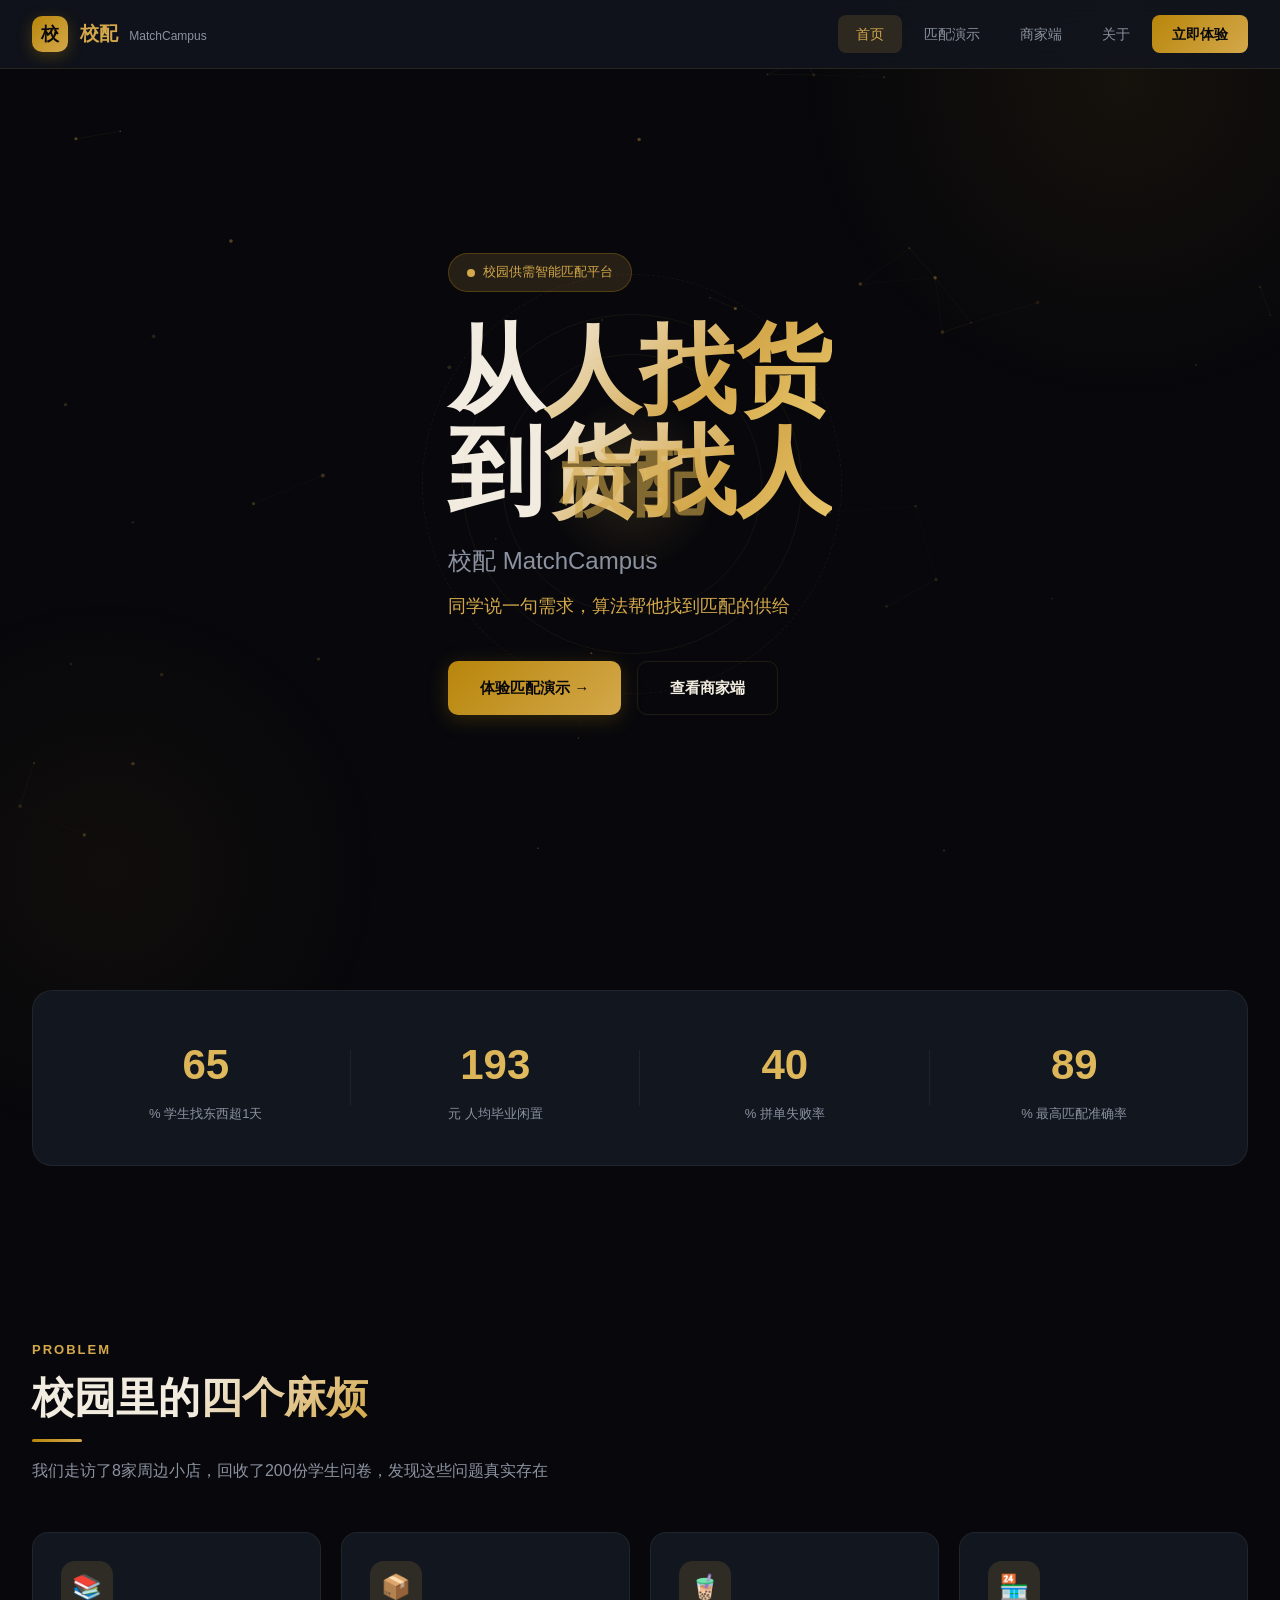
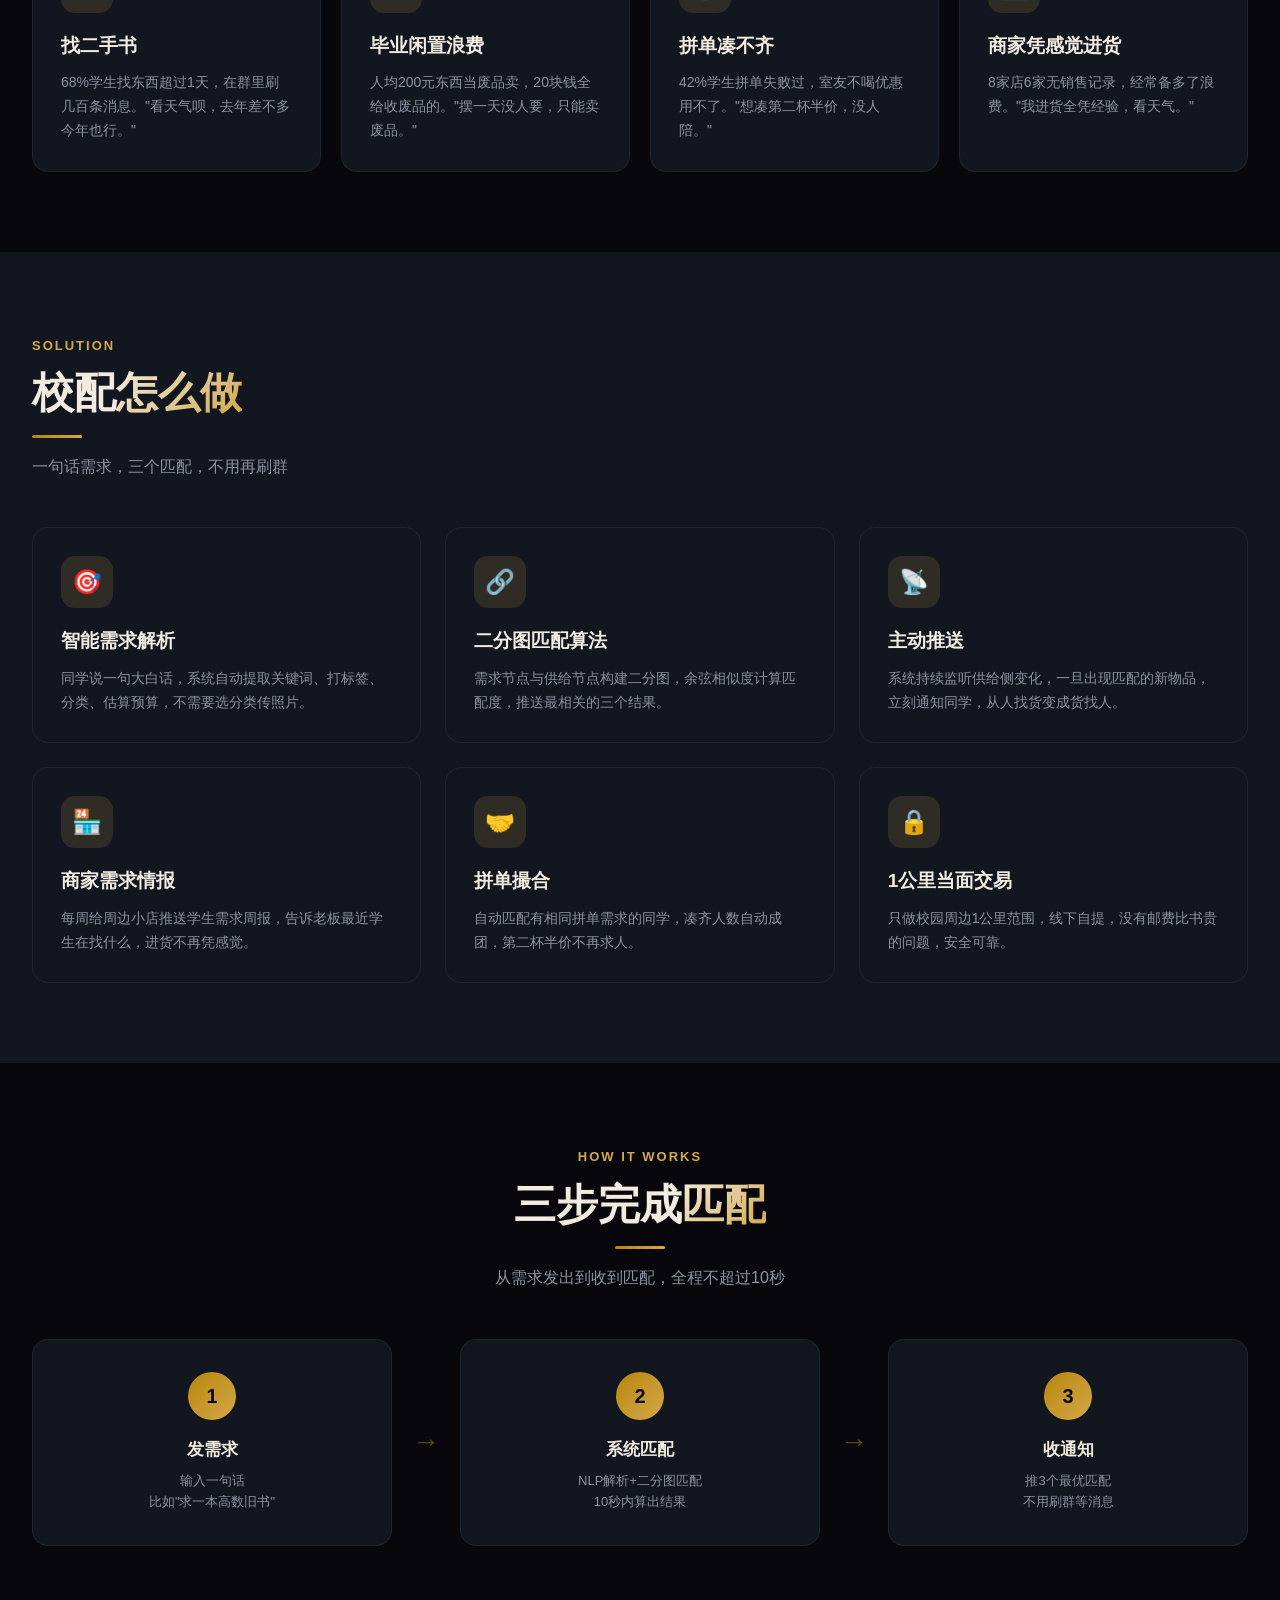
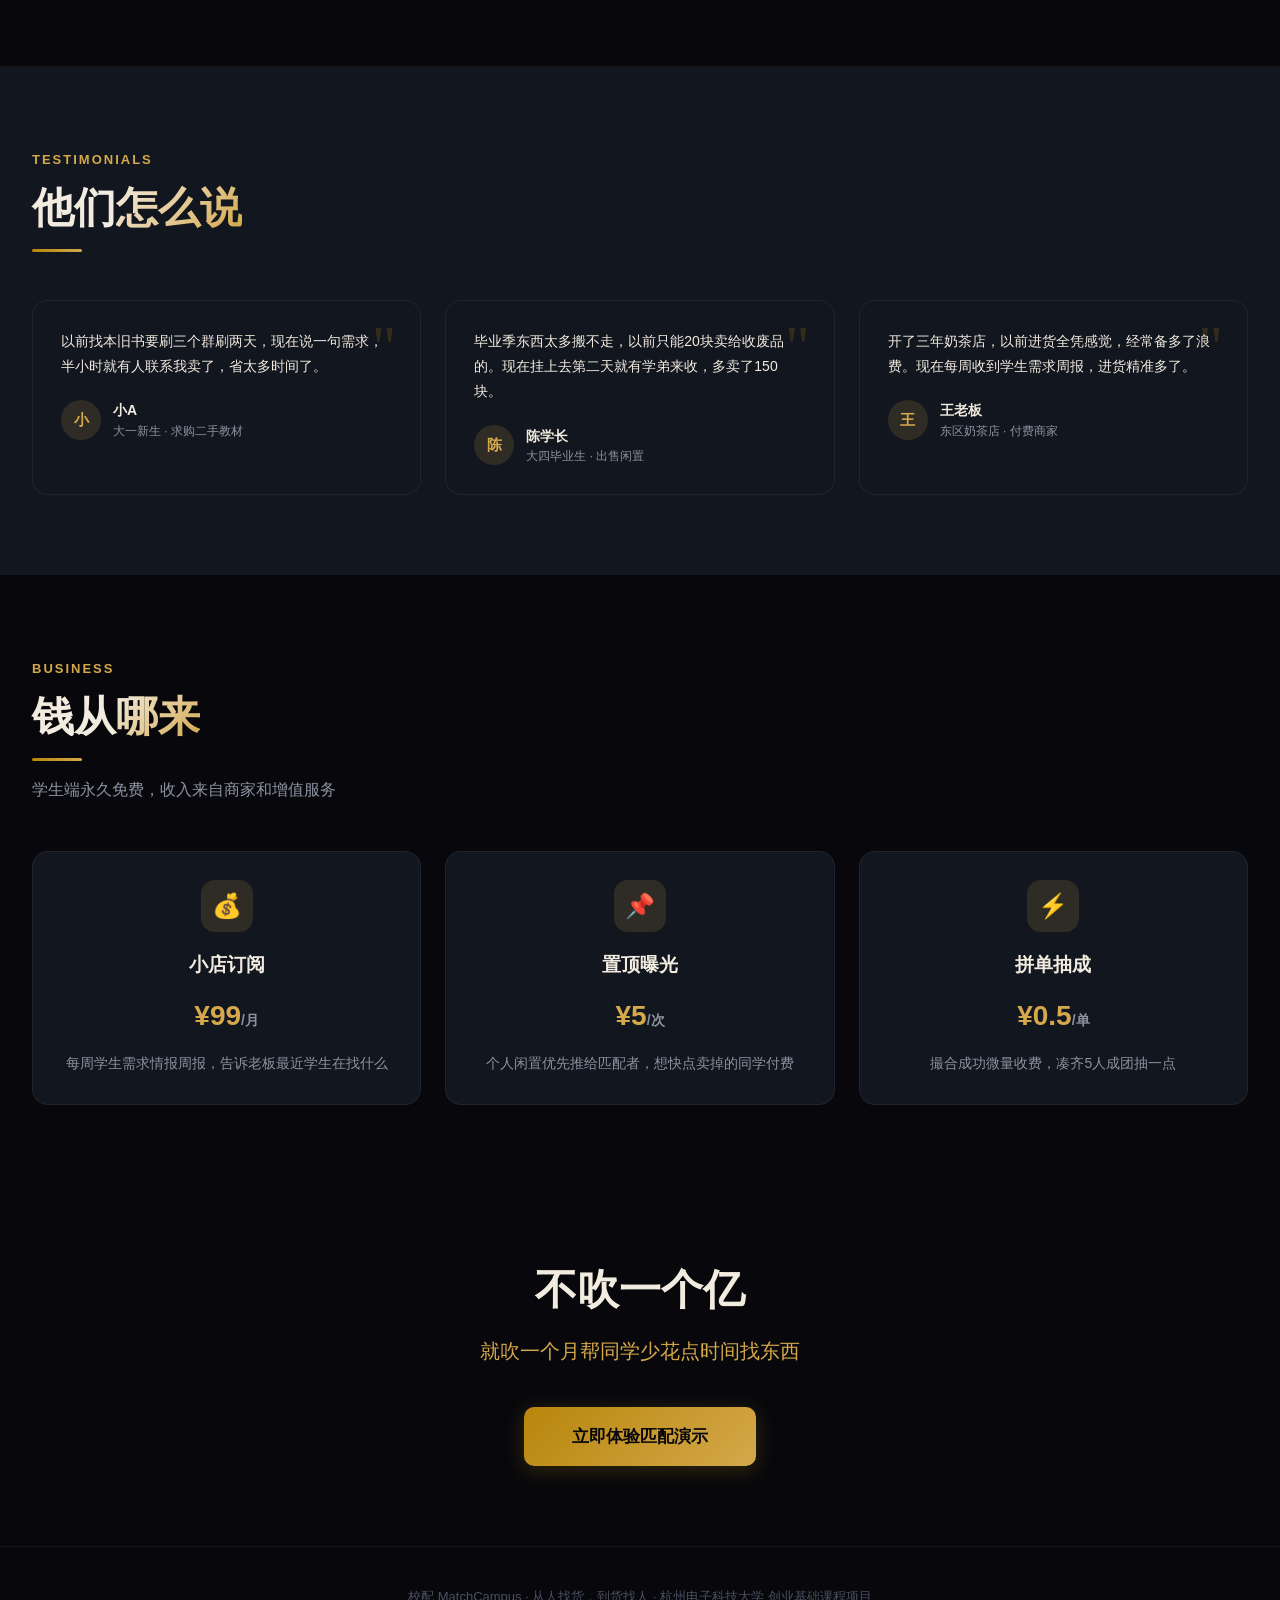
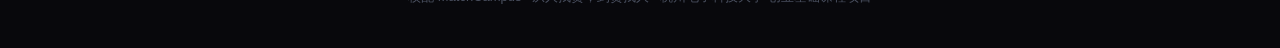
<file: index.html>
<!DOCTYPE html>
<html lang="zh-CN">
<head>
    <meta charset="UTF-8">
    <meta name="viewport" content="width=device-width, initial-scale=1.0">
    <title>校配 MatchCampus — 校园供需智能匹配平台</title>
    <meta name="description" content="从人找货，到货找人。校园二手物品、拼单、服务的智能匹配平台。">
    <link rel="stylesheet" href="assets/css/style.css">
</head>
<body>
<canvas id="particleCanvas"></canvas>

<!-- 导航栏 -->
<nav class="navbar">
    <div class="nav-container">
        <a href="index.html" class="nav-logo">
            <div class="nav-logo-icon">校</div>
            <div class="nav-logo-text">校配 <span>MatchCampus</span></div>
        </a>
        <ul class="nav-links">
            <li><a href="index.html" class="active">首页</a></li>
            <li><a href="match.html">匹配演示</a></li>
            <li><a href="merchant.html">商家端</a></li>
            <li><a href="about.html">关于</a></li>
            <li><a href="match.html" class="nav-cta">立即体验</a></li>
        </ul>
        <button class="nav-toggle"><span></span><span></span><span></span></button>
    </div>
</nav>

<div class="page-wrapper">
    <!-- Hero -->
    <section class="hero">
        <div class="container">
            <div class="hero-content">
                <div class="hero-badge"><span class="dot"></span> 校园供需智能匹配平台</div>
                <h1>从<span class="gradient">人找货</span><br>到<span class="gradient">货找人</span></h1>
                <p class="hero-subtitle">校配 MatchCampus</p>
                <p class="hero-tagline">同学说一句需求，算法帮他找到匹配的供给</p>
                <div class="hero-btns">
                    <a href="match.html" class="btn btn-primary">体验匹配演示 →</a>
                    <a href="merchant.html" class="btn btn-secondary">查看商家端</a>
                </div>
            </div>
            <div class="hero-visual">
                <div class="hero-ring"></div>
                <div class="hero-ring"></div>
                <div class="hero-ring"></div>
                <div class="hero-center">校配</div>
            </div>
        </div>
    </section>

    <!-- 数据统计 -->
    <section class="section-sm">
        <div class="container">
            <div class="stats-bar reveal">
                <div class="stat-item">
                    <div class="stat-num" data-target="68">0</div>
                    <div class="stat-label">% 学生找东西超1天</div>
                </div>
                <div class="stat-item">
                    <div class="stat-num" data-target="200">0</div>
                    <div class="stat-label">元 人均毕业闲置</div>
                </div>
                <div class="stat-item">
                    <div class="stat-num" data-target="42">0</div>
                    <div class="stat-label">% 拼单失败率</div>
                </div>
                <div class="stat-item">
                    <div class="stat-num" data-target="92">0</div>
                    <div class="stat-label">% 最高匹配准确率</div>
                </div>
            </div>
        </div>
    </section>

    <!-- 痛点 -->
    <section class="section">
        <div class="container">
            <div class="section-header reveal">
                <div class="section-eyebrow">Problem</div>
                <h2 class="section-title">校园里的<span class="gradient">四个麻烦</span></h2>
                <div class="gold-divider"></div>
                <p class="section-desc">我们走访了8家周边小店，回收了200份学生问卷，发现这些问题真实存在</p>
            </div>
            <div class="grid-4">
                <div class="card reveal">
                    <div class="card-icon">📚</div>
                    <h3>找二手书</h3>
                    <p>68%学生找东西超过1天，在群里刷几百条消息。"看天气呗，去年差不多今年也行。"</p>
                </div>
                <div class="card reveal">
                    <div class="card-icon">📦</div>
                    <h3>毕业闲置浪费</h3>
                    <p>人均200元东西当废品卖，20块钱全给收废品的。"摆一天没人要，只能卖废品。"</p>
                </div>
                <div class="card reveal">
                    <div class="card-icon">🧋</div>
                    <h3>拼单凑不齐</h3>
                    <p>42%学生拼单失败过，室友不喝优惠用不了。"想凑第二杯半价，没人陪。"</p>
                </div>
                <div class="card reveal">
                    <div class="card-icon">🏪</div>
                    <h3>商家凭感觉进货</h3>
                    <p>8家店6家无销售记录，经常备多了浪费。"我进货全凭经验，看天气。"</p>
                </div>
            </div>
        </div>
    </section>

    <!-- 核心功能 -->
    <section class="section" style="background: var(--bg-panel);">
        <div class="container">
            <div class="section-header reveal">
                <div class="section-eyebrow">Solution</div>
                <h2 class="section-title">校配<span class="gradient">怎么做</span></h2>
                <div class="gold-divider"></div>
                <p class="section-desc">一句话需求，三个匹配，不用再刷群</p>
            </div>
            <div class="grid-3">
                <div class="card reveal">
                    <div class="card-icon">🎯</div>
                    <h3>智能需求解析</h3>
                    <p>同学说一句大白话，系统自动提取关键词、打标签、分类、估算预算，不需要选分类传照片。</p>
                </div>
                <div class="card reveal">
                    <div class="card-icon">🔗</div>
                    <h3>二分图匹配算法</h3>
                    <p>需求节点与供给节点构建二分图，余弦相似度计算匹配度，推送最相关的三个结果。</p>
                </div>
                <div class="card reveal">
                    <div class="card-icon">📡</div>
                    <h3>主动推送</h3>
                    <p>系统持续监听供给侧变化，一旦出现匹配的新物品，立刻通知同学，从人找货变成货找人。</p>
                </div>
                <div class="card reveal">
                    <div class="card-icon">🏪</div>
                    <h3>商家需求情报</h3>
                    <p>每周给周边小店推送学生需求周报，告诉老板最近学生在找什么，进货不再凭感觉。</p>
                </div>
                <div class="card reveal">
                    <div class="card-icon">🤝</div>
                    <h3>拼单撮合</h3>
                    <p>自动匹配有相同拼单需求的同学，凑齐人数自动成团，第二杯半价不再求人。</p>
                </div>
                <div class="card reveal">
                    <div class="card-icon">🔒</div>
                    <h3>1公里当面交易</h3>
                    <p>只做校园周边1公里范围，线下自提，没有邮费比书贵的问题，安全可靠。</p>
                </div>
            </div>
        </div>
    </section>

    <!-- 工作流程 -->
    <section class="section">
        <div class="container">
            <div class="section-header reveal" style="text-align:center; max-width:700px; margin-left:auto; margin-right:auto;">
                <div class="section-eyebrow">How It Works</div>
                <h2 class="section-title">三步完成<span class="gradient">匹配</span></h2>
                <div class="gold-divider" style="margin-left:auto; margin-right:auto;"></div>
                <p class="section-desc" style="margin:0 auto;">从需求发出到收到匹配，全程不超过10秒</p>
            </div>
            <div class="flow-section">
                <div class="flow-step-card reveal">
                    <div class="flow-step-num">1</div>
                    <h4>发需求</h4>
                    <p>输入一句话<br>比如"求一本高数旧书"</p>
                </div>
                <div class="flow-arrow">→</div>
                <div class="flow-step-card reveal">
                    <div class="flow-step-num">2</div>
                    <h4>系统匹配</h4>
                    <p>NLP解析+二分图匹配<br>10秒内算出结果</p>
                </div>
                <div class="flow-arrow">→</div>
                <div class="flow-step-card reveal">
                    <div class="flow-step-num">3</div>
                    <h4>收通知</h4>
                    <p>推3个最优匹配<br>不用刷群等消息</p>
                </div>
            </div>
        </div>
    </section>

    <!-- 用户评价 -->
    <section class="section" style="background: var(--bg-panel);">
        <div class="container">
            <div class="section-header reveal">
                <div class="section-eyebrow">Testimonials</div>
                <h2 class="section-title">他们<span class="gradient">怎么说</span></h2>
                <div class="gold-divider"></div>
            </div>
            <div class="testimonial-grid">
                <div class="testimonial-card reveal">
                    <div class="testimonial-text">以前找本旧书要刷三个群刷两天，现在说一句需求，半小时就有人联系我卖了，省太多时间了。</div>
                    <div class="testimonial-author">
                        <div class="testimonial-avatar">小</div>
                        <div>
                            <div class="testimonial-name">小A</div>
                            <div class="testimonial-role">大一新生 · 求购二手教材</div>
                        </div>
                    </div>
                </div>
                <div class="testimonial-card reveal">
                    <div class="testimonial-text">毕业季东西太多搬不走，以前只能20块卖给收废品的。现在挂上去第二天就有学弟来收，多卖了150块。</div>
                    <div class="testimonial-author">
                        <div class="testimonial-avatar">陈</div>
                        <div>
                            <div class="testimonial-name">陈学长</div>
                            <div class="testimonial-role">大四毕业生 · 出售闲置</div>
                        </div>
                    </div>
                </div>
                <div class="testimonial-card reveal">
                    <div class="testimonial-text">开了三年奶茶店，以前进货全凭感觉，经常备多了浪费。现在每周收到学生需求周报，进货精准多了。</div>
                    <div class="testimonial-author">
                        <div class="testimonial-avatar">王</div>
                        <div>
                            <div class="testimonial-name">王老板</div>
                            <div class="testimonial-role">东区奶茶店 · 付费商家</div>
                        </div>
                    </div>
                </div>
            </div>
        </div>
    </section>

    <!-- 商业模式 -->
    <section class="section">
        <div class="container">
            <div class="section-header reveal">
                <div class="section-eyebrow">Business</div>
                <h2 class="section-title">钱从<span class="gradient">哪来</span></h2>
                <div class="gold-divider"></div>
                <p class="section-desc">学生端永久免费，收入来自商家和增值服务</p>
            </div>
            <div class="grid-3">
                <div class="card reveal" style="text-align:center;">
                    <div class="card-icon" style="margin:0 auto 18px;">💰</div>
                    <h3>小店订阅</h3>
                    <p style="font-size:28px; font-weight:800; color:var(--gold-light); margin:12px 0;">¥99<span style="font-size:14px; color:var(--text-dim);">/月</span></p>
                    <p>每周学生需求情报周报，告诉老板最近学生在找什么</p>
                </div>
                <div class="card reveal" style="text-align:center;">
                    <div class="card-icon" style="margin:0 auto 18px;">📌</div>
                    <h3>置顶曝光</h3>
                    <p style="font-size:28px; font-weight:800; color:var(--gold-light); margin:12px 0;">¥5<span style="font-size:14px; color:var(--text-dim);">/次</span></p>
                    <p>个人闲置优先推给匹配者，想快点卖掉的同学付费</p>
                </div>
                <div class="card reveal" style="text-align:center;">
                    <div class="card-icon" style="margin:0 auto 18px;">⚡</div>
                    <h3>拼单抽成</h3>
                    <p style="font-size:28px; font-weight:800; color:var(--gold-light); margin:12px 0;">¥0.5<span style="font-size:14px; color:var(--text-dim);">/单</span></p>
                    <p>撮合成功微量收费，凑齐5人成团抽一点</p>
                </div>
            </div>
        </div>
    </section>

    <!-- CTA -->
    <section class="section" style="text-align:center;">
        <div class="container">
            <div class="reveal">
                <h2 class="section-title" style="margin-bottom:20px;">不吹一个亿</h2>
                <p style="font-size:20px; color:var(--gold-light); margin-bottom:40px;">就吹一个月帮同学少花点时间找东西</p>
                <a href="match.html" class="btn btn-primary" style="font-size:17px; padding:16px 48px;">立即体验匹配演示</a>
            </div>
        </div>
    </section>
</div>

<!-- 页脚 -->
<footer class="footer">
    <div class="container">
        <p>校配 MatchCampus · 从人找货，到货找人 · 杭州电子科技大学 创业基础课程项目</p>
    </div>
</footer>

<script src="assets/js/data.js"></script>
<script src="assets/js/main.js"></script>
</body>
</html>
</file>
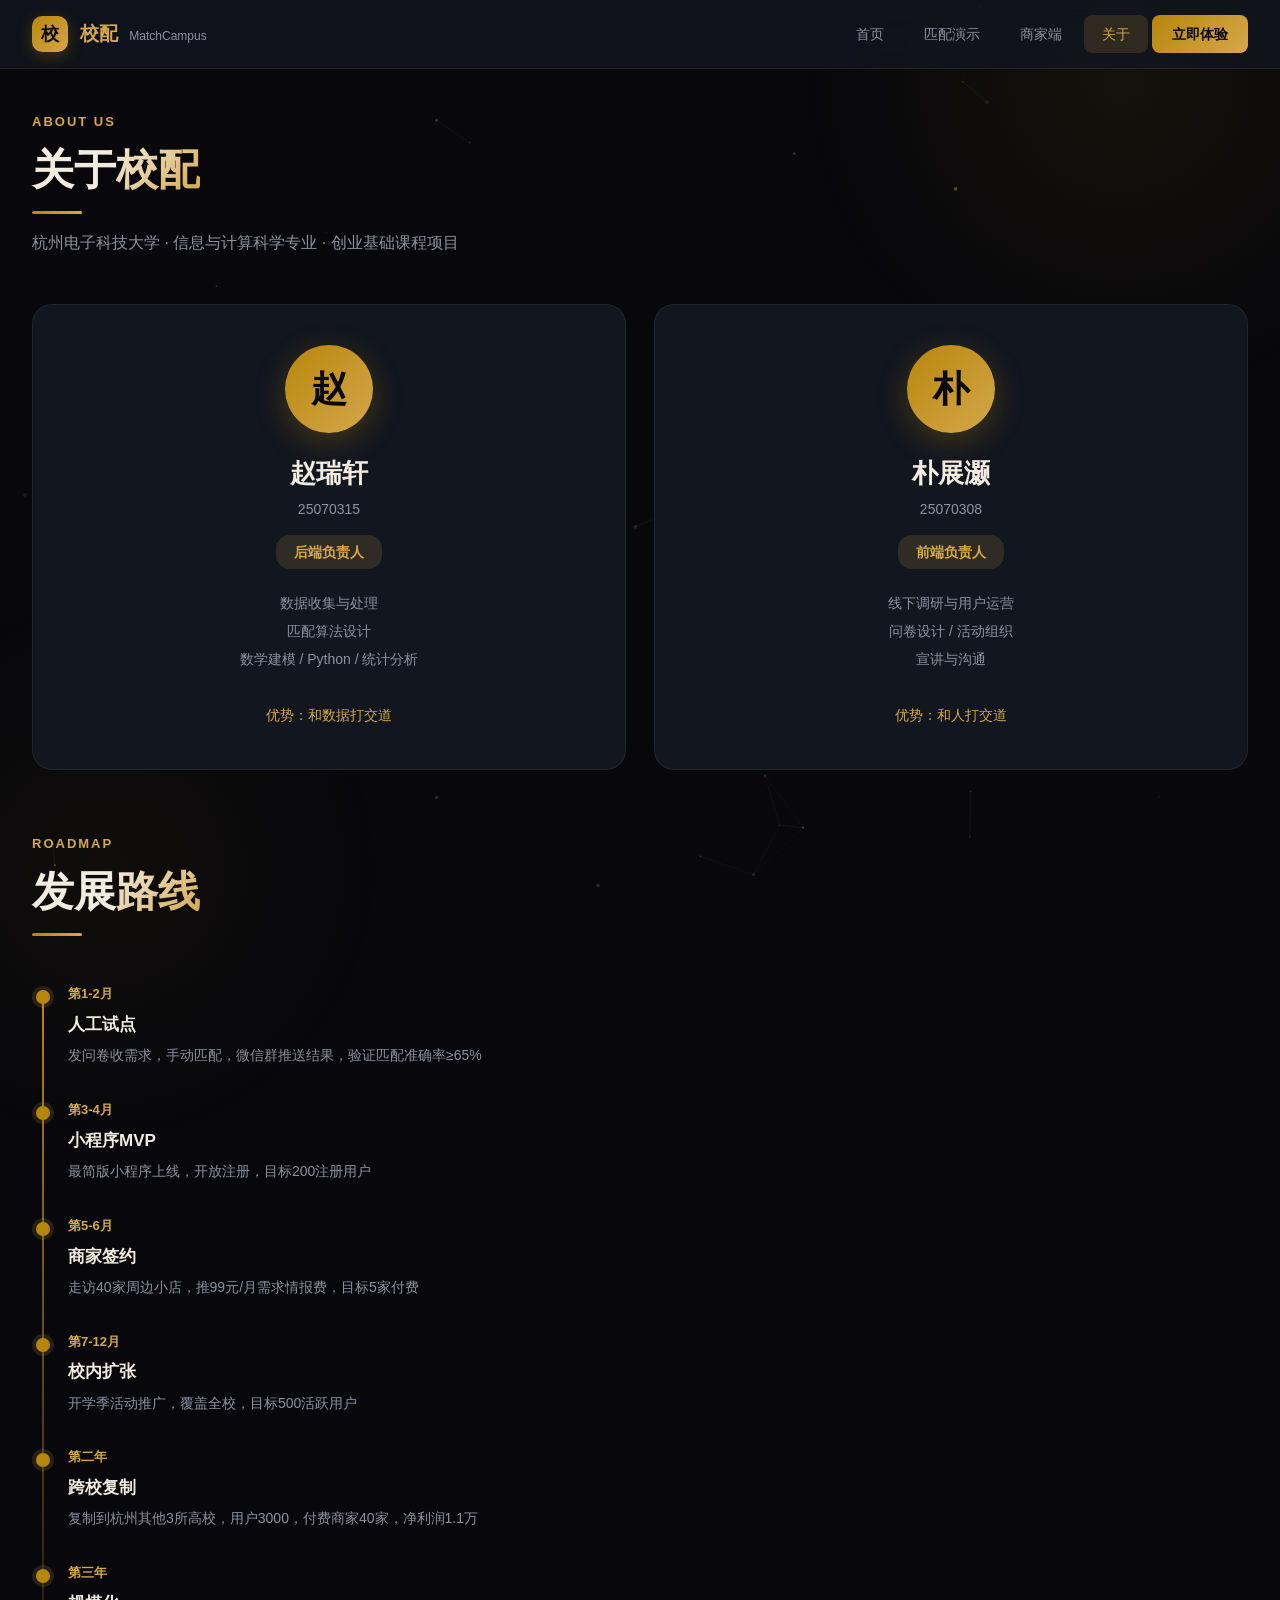
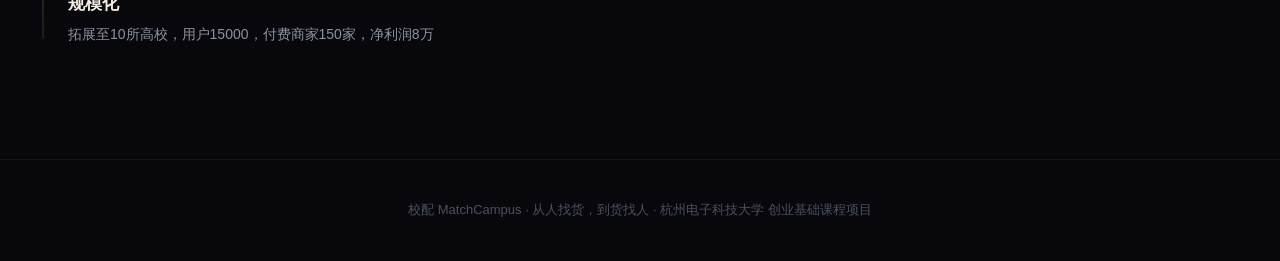
<file: about.html>
<!DOCTYPE html>
<html lang="zh-CN">
<head>
    <meta charset="UTF-8">
    <meta name="viewport" content="width=device-width, initial-scale=1.0">
    <title>关于 · 校配 MatchCampus</title>
    <link rel="stylesheet" href="assets/css/style.css">
</head>
<body>
<canvas id="particleCanvas"></canvas>

<nav class="navbar">
    <div class="nav-container">
        <a href="index.html" class="nav-logo">
            <div class="nav-logo-icon">校</div>
            <div class="nav-logo-text">校配 <span>MatchCampus</span></div>
        </a>
        <ul class="nav-links">
            <li><a href="index.html">首页</a></li>
            <li><a href="match.html">匹配演示</a></li>
            <li><a href="merchant.html">商家端</a></li>
            <li><a href="about.html" class="active">关于</a></li>
            <li><a href="match.html" class="nav-cta">立即体验</a></li>
        </ul>
        <button class="nav-toggle"><span></span><span></span><span></span></button>
    </div>
</nav>

<div class="page-wrapper">
    <section class="section" style="padding-top:40px;">
        <div class="container">
            <div class="section-header">
                <div class="section-eyebrow">About Us</div>
                <h2 class="section-title">关于<span class="gradient">校配</span></h2>
                <div class="gold-divider"></div>
                <p class="section-desc">杭州电子科技大学 · 信息与计算科学专业 · 创业基础课程项目</p>
            </div>

            <!-- 团队 -->
            <div class="team-grid" style="margin-bottom:60px;">
                <div class="team-card reveal">
                    <div class="team-avatar">赵</div>
                    <div class="team-name">赵瑞轩</div>
                    <div class="team-id">25070315</div>
                    <div class="team-role">后端负责人</div>
                    <div class="team-desc">
                        数据收集与处理<br>
                        匹配算法设计<br>
                        数学建模 / Python / 统计分析<br><br>
                        <span style="color:var(--gold-light);">优势：和数据打交道</span>
                    </div>
                </div>
                <div class="team-card reveal">
                    <div class="team-avatar">朴</div>
                    <div class="team-name">朴展灏</div>
                    <div class="team-id">25070308</div>
                    <div class="team-role">前端负责人</div>
                    <div class="team-desc">
                        线下调研与用户运营<br>
                        问卷设计 / 活动组织<br>
                        宣讲与沟通<br><br>
                        <span style="color:var(--gold-light);">优势：和人打交道</span>
                    </div>
                </div>
            </div>

            <!-- 发展路线 -->
            <div class="section-header" style="margin-top:40px;">
                <div class="section-eyebrow">Roadmap</div>
                <h2 class="section-title">发展<span class="gradient">路线</span></h2>
                <div class="gold-divider"></div>
            </div>
            <div class="timeline">
                <div class="timeline-item reveal">
                    <div class="timeline-time">第1-2月</div>
                    <div class="timeline-title">人工试点</div>
                    <div class="timeline-desc">发问卷收需求，手动匹配，微信群推送结果，验证匹配准确率≥65%</div>
                </div>
                <div class="timeline-item reveal">
                    <div class="timeline-time">第3-4月</div>
                    <div class="timeline-title">小程序MVP</div>
                    <div class="timeline-desc">最简版小程序上线，开放注册，目标200注册用户</div>
                </div>
                <div class="timeline-item reveal">
                    <div class="timeline-time">第5-6月</div>
                    <div class="timeline-title">商家签约</div>
                    <div class="timeline-desc">走访40家周边小店，推99元/月需求情报费，目标5家付费</div>
                </div>
                <div class="timeline-item reveal">
                    <div class="timeline-time">第7-12月</div>
                    <div class="timeline-title">校内扩张</div>
                    <div class="timeline-desc">开学季活动推广，覆盖全校，目标500活跃用户</div>
                </div>
                <div class="timeline-item reveal">
                    <div class="timeline-time">第二年</div>
                    <div class="timeline-title">跨校复制</div>
                    <div class="timeline-desc">复制到杭州其他3所高校，用户3000，付费商家40家，净利润1.1万</div>
                </div>
                <div class="timeline-item reveal">
                    <div class="timeline-time">第三年</div>
                    <div class="timeline-title">规模化</div>
                    <div class="timeline-desc">拓展至10所高校，用户15000，付费商家150家，净利润8万</div>
                </div>
            </div>
        </div>
    </section>
</div>

<footer class="footer">
    <div class="container">
        <p>校配 MatchCampus · 从人找货，到货找人 · 杭州电子科技大学 创业基础课程项目</p>
    </div>
</footer>

<script src="assets/js/data.js"></script>
<script src="assets/js/main.js"></script>
</body>
</html>
</file>
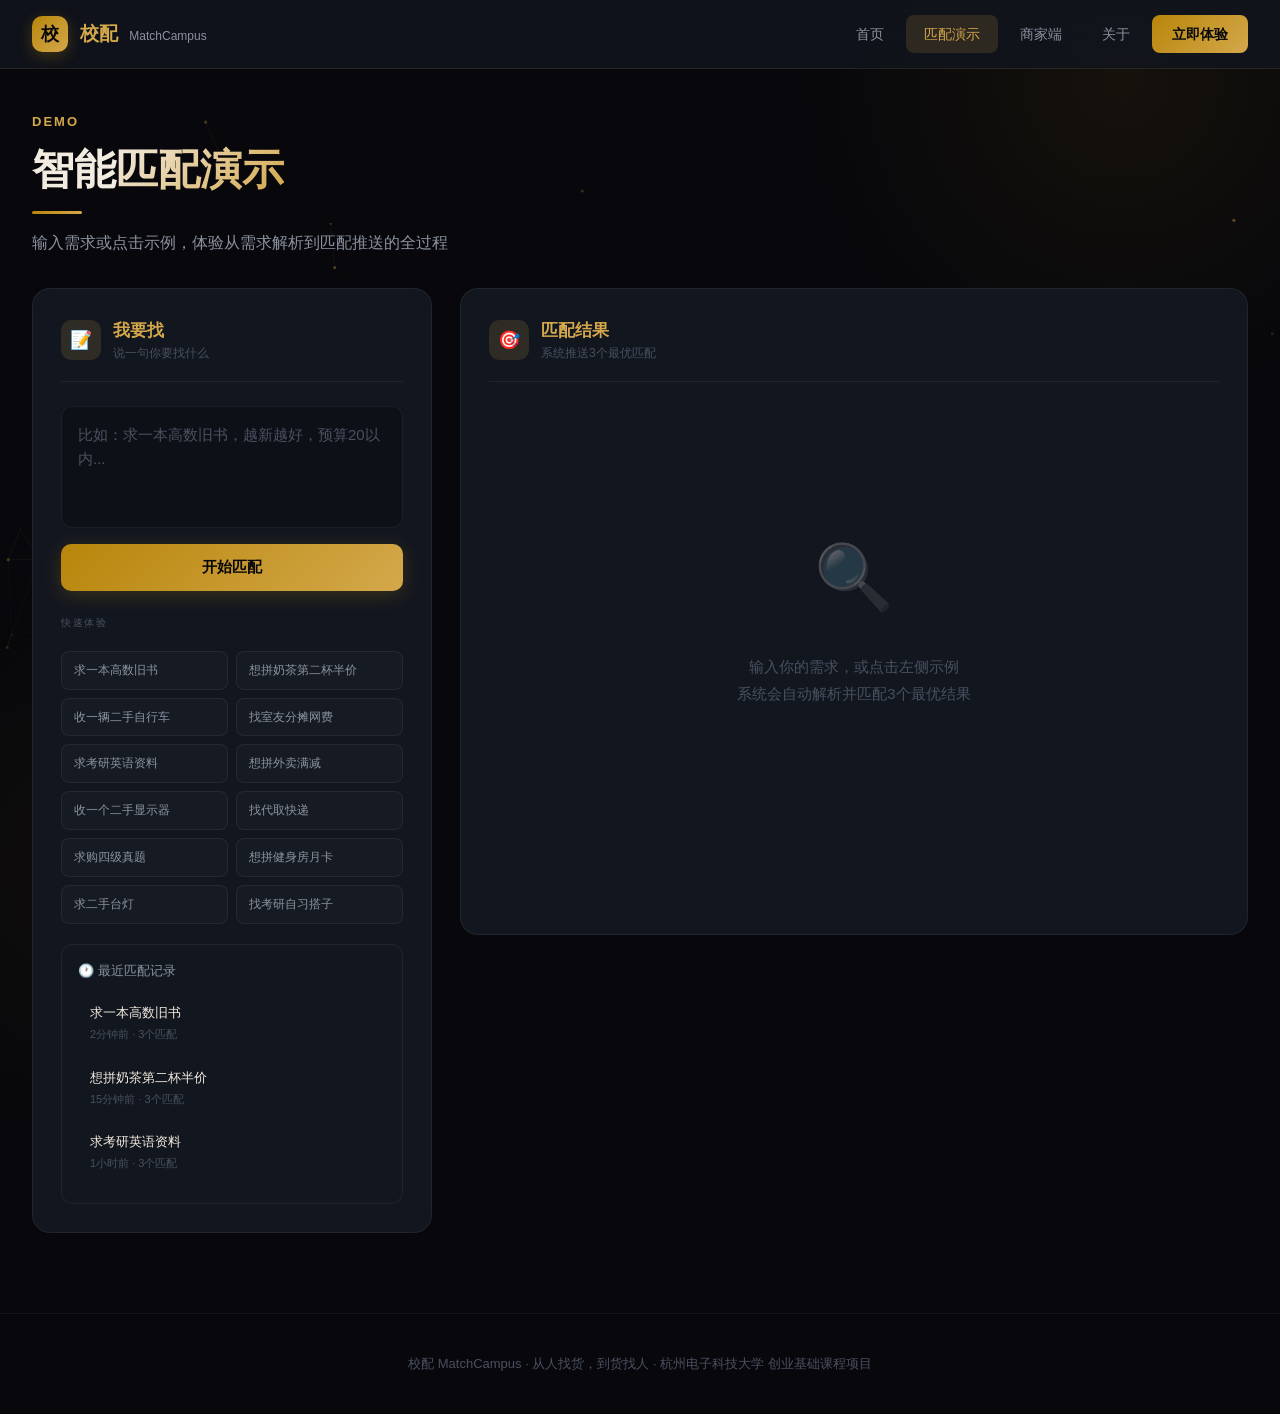
<file: match.html>
<!DOCTYPE html>
<html lang="zh-CN">
<head>
    <meta charset="UTF-8">
    <meta name="viewport" content="width=device-width, initial-scale=1.0">
    <title>匹配演示 · 校配 MatchCampus</title>
    <link rel="stylesheet" href="assets/css/style.css">
</head>
<body>
<canvas id="particleCanvas"></canvas>

<nav class="navbar">
    <div class="nav-container">
        <a href="index.html" class="nav-logo">
            <div class="nav-logo-icon">校</div>
            <div class="nav-logo-text">校配 <span>MatchCampus</span></div>
        </a>
        <ul class="nav-links">
            <li><a href="index.html">首页</a></li>
            <li><a href="match.html" class="active">匹配演示</a></li>
            <li><a href="merchant.html">商家端</a></li>
            <li><a href="about.html">关于</a></li>
            <li><a href="match.html" class="nav-cta">立即体验</a></li>
        </ul>
        <button class="nav-toggle"><span></span><span></span><span></span></button>
    </div>
</nav>

<div class="page-wrapper">
    <section class="section" style="padding-top:40px;">
        <div class="container">
            <div class="section-header" style="margin-bottom:32px;">
                <div class="section-eyebrow">Demo</div>
                <h2 class="section-title">智能<span class="gradient">匹配演示</span></h2>
                <div class="gold-divider"></div>
                <p class="section-desc">输入需求或点击示例，体验从需求解析到匹配推送的全过程</p>
            </div>

            <div class="match-layout">
                <!-- 左侧输入 -->
                <div class="match-panel">
                    <div class="panel-header">
                        <div class="panel-header-icon">📝</div>
                        <div>
                            <h3>我要找</h3>
                            <p>说一句你要找什么</p>
                        </div>
                    </div>
                    <div class="input-wrapper">
                        <textarea id="demandInput" placeholder="比如：求一本高数旧书，越新越好，预算20以内..."></textarea>
                    </div>
                    <button class="btn btn-primary" id="matchBtn" style="width:100%; justify-content:center;">开始匹配</button>

                    <div class="examples">
                        <div class="demand-bar-label" style="margin:24px 0 12px;">快速体验</div>
                        <div class="examples-grid" id="exampleGrid"></div>
                    </div>

                    <div class="history-panel">
                        <div class="history-title">🕐 最近匹配记录</div>
                        <div class="history-item" onclick="quickMatch(0)">
                            <div class="history-item-text">求一本高数旧书</div>
                            <div class="history-item-time">2分钟前 · 3个匹配</div>
                        </div>
                        <div class="history-item" onclick="quickMatch(1)">
                            <div class="history-item-text">想拼奶茶第二杯半价</div>
                            <div class="history-item-time">15分钟前 · 3个匹配</div>
                        </div>
                        <div class="history-item" onclick="quickMatch(4)">
                            <div class="history-item-text">求考研英语资料</div>
                            <div class="history-item-time">1小时前 · 3个匹配</div>
                        </div>
                    </div>
                </div>

                <!-- 右侧结果 -->
                <div class="match-panel" style="position:static;">
                    <div class="panel-header">
                        <div class="panel-header-icon">🎯</div>
                        <div>
                            <h3>匹配结果</h3>
                            <p>系统推送3个最优匹配</p>
                        </div>
                    </div>
                    <div class="results-area" id="resultsArea">
                        <div class="results-empty">
                            <div class="icon">🔍</div>
                            <p>输入你的需求，或点击左侧示例<br>系统会自动解析并匹配3个最优结果</p>
                        </div>
                    </div>
                </div>
            </div>
        </div>
    </section>
</div>

<!-- 匹配详情模态框 -->
<div class="modal-overlay" id="matchModal">
    <div class="modal">
        <button class="modal-close" onclick="closeModal()">×</button>
        <h3 id="modalName"></h3>
        <span class="modal-type" id="modalType"></span>
        <p class="modal-desc" id="modalDesc"></p>
        <div class="modal-meta">
            <div class="meta-item">
                <div class="meta-label">匹配度</div>
                <div class="meta-value" id="modalScore"></div>
            </div>
            <div class="meta-item">
                <div class="meta-label">距离</div>
                <div class="meta-value">校内1km内</div>
            </div>
            <div class="meta-item">
                <div class="meta-label">交易方式</div>
                <div class="meta-value">线下自提</div>
            </div>
            <div class="meta-item">
                <div class="meta-label">信用评级</div>
                <div class="meta-value">★ 4.8/5.0</div>
            </div>
        </div>
        <button class="btn btn-primary btn-contact" onclick="alert('已发起沟通，等待对方回复...')">立即联系</button>
    </div>
</div>

<footer class="footer">
    <div class="container">
        <p>校配 MatchCampus · 从人找货，到货找人 · 杭州电子科技大学 创业基础课程项目</p>
    </div>
</footer>

<script src="assets/js/data.js"></script>
<script src="assets/js/main.js"></script>
</body>
</html>
</file>
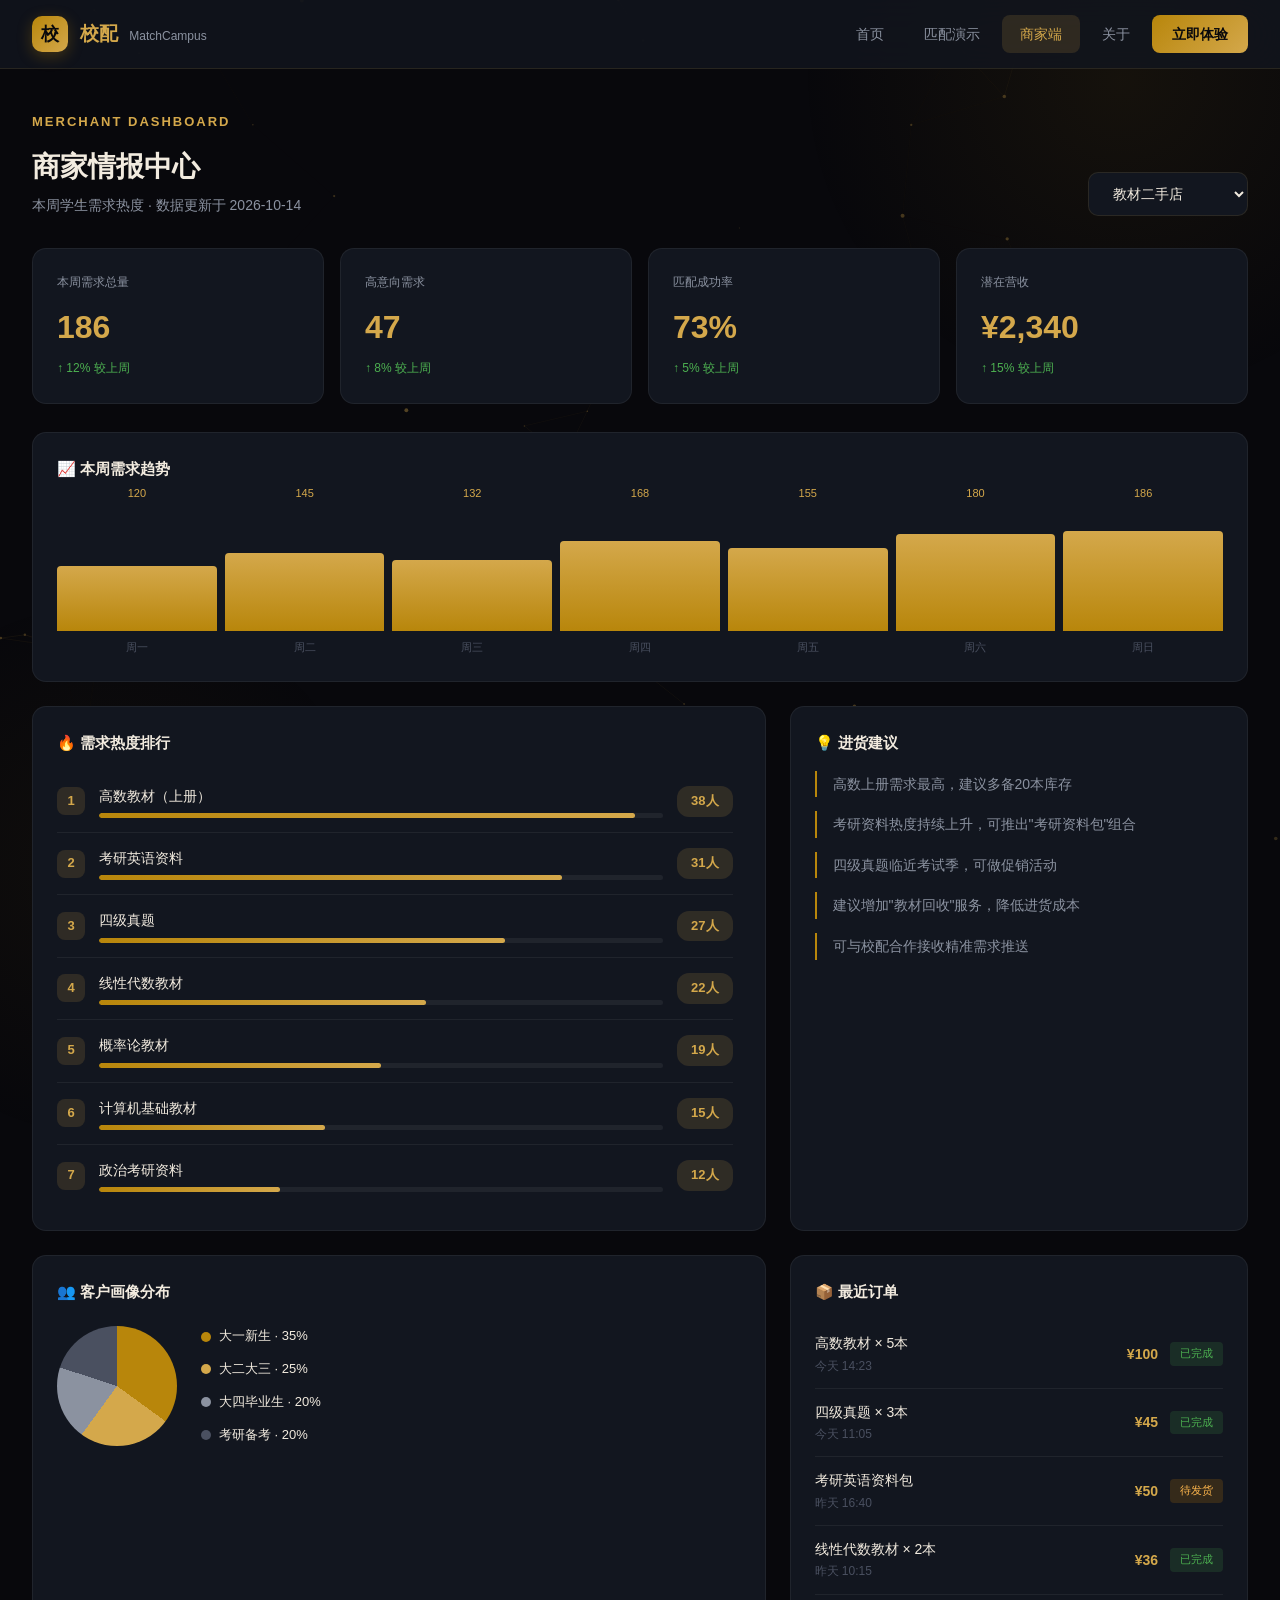
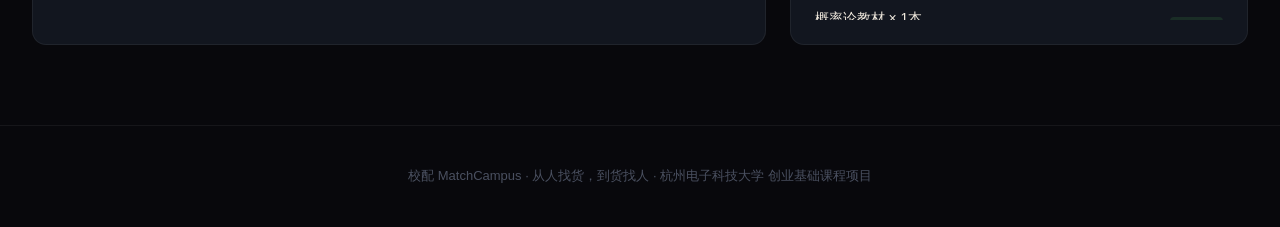
<file: merchant.html>
<!DOCTYPE html>
<html lang="zh-CN">
<head>
    <meta charset="UTF-8">
    <meta name="viewport" content="width=device-width, initial-scale=1.0">
    <title>商家端 · 校配 MatchCampus</title>
    <link rel="stylesheet" href="assets/css/style.css">
</head>
<body>
<canvas id="particleCanvas"></canvas>

<nav class="navbar">
    <div class="nav-container">
        <a href="index.html" class="nav-logo">
            <div class="nav-logo-icon">校</div>
            <div class="nav-logo-text">校配 <span>MatchCampus</span></div>
        </a>
        <ul class="nav-links">
            <li><a href="index.html">首页</a></li>
            <li><a href="match.html">匹配演示</a></li>
            <li><a href="merchant.html" class="active">商家端</a></li>
            <li><a href="about.html">关于</a></li>
            <li><a href="match.html" class="nav-cta">立即体验</a></li>
        </ul>
        <button class="nav-toggle"><span></span><span></span><span></span></button>
    </div>
</nav>

<div class="page-wrapper">
    <section class="section" style="padding-top:40px;">
        <div class="container">
            <div class="dash-header">
                <div>
                    <div class="section-eyebrow">Merchant Dashboard</div>
                    <h2 class="dash-title">商家情报中心</h2>
                    <p class="dash-subtitle">本周学生需求热度 · 数据更新于 2026-10-14</p>
                </div>
                <select class="shop-selector" id="shopSelector"></select>
            </div>

            <!-- 统计卡片 -->
            <div class="dash-stats">
                <div class="dash-stat">
                    <div class="dash-stat-label">本周需求总量</div>
                    <div class="dash-stat-num" id="statTotal">0</div>
                    <div class="dash-stat-trend">↑ 12% 较上周</div>
                </div>
                <div class="dash-stat">
                    <div class="dash-stat-label">高意向需求</div>
                    <div class="dash-stat-num" id="statHigh">0</div>
                    <div class="dash-stat-trend">↑ 8% 较上周</div>
                </div>
                <div class="dash-stat">
                    <div class="dash-stat-label">匹配成功率</div>
                    <div class="dash-stat-num" id="statRate">0%</div>
                    <div class="dash-stat-trend">↑ 5% 较上周</div>
                </div>
                <div class="dash-stat">
                    <div class="dash-stat-label">潜在营收</div>
                    <div class="dash-stat-num" id="statRev">¥0</div>
                    <div class="dash-stat-trend">↑ 15% 较上周</div>
                </div>
            </div>

            <!-- 周趋势图 -->
            <div class="chart-container">
                <div class="chart-title">📈 本周需求趋势</div>
                <div id="weeklyChart"></div>
            </div>

            <!-- 需求排行 + 建议 -->
            <div class="dash-grid">
                <div class="chart-container" style="margin-bottom:0;">
                    <div class="chart-title">🔥 需求热度排行</div>
                    <div class="demand-rank-list" id="demandRankList"></div>
                </div>
                <div class="chart-container" style="margin-bottom:0;">
                    <div class="chart-title">💡 进货建议</div>
                    <div class="advice-list" id="adviceList"></div>
                </div>
            </div>

            <!-- 客户画像 + 最近订单 -->
            <div class="dash-grid" style="margin-top:24px;">
                <div class="chart-container" style="margin-bottom:0;">
                    <div class="chart-title">👥 客户画像分布</div>
                    <div class="pie-chart-container">
                        <div class="pie-chart" style="background: conic-gradient(#B8860B 0% 35%, #D4A84B 35% 60%, #8B92A0 60% 80%, #4A5060 80% 100%);"></div>
                        <div class="pie-legend">
                            <div class="pie-legend-item"><div class="pie-dot" style="background:#B8860B;"></div>大一新生 · 35%</div>
                            <div class="pie-legend-item"><div class="pie-dot" style="background:#D4A84B;"></div>大二大三 · 25%</div>
                            <div class="pie-legend-item"><div class="pie-dot" style="background:#8B92A0;"></div>大四毕业生 · 20%</div>
                            <div class="pie-legend-item"><div class="pie-dot" style="background:#4A5060;"></div>考研备考 · 20%</div>
                        </div>
                    </div>
                </div>
                <div class="chart-container" style="margin-bottom:0;">
                    <div class="chart-title">📦 最近订单</div>
                    <div class="order-list">
                        <div class="order-item">
                            <div class="order-info">
                                <div class="order-title">高数教材 × 5本</div>
                                <div class="order-time">今天 14:23</div>
                            </div>
                            <div class="order-amount">¥100</div>
                            <div class="order-status done">已完成</div>
                        </div>
                        <div class="order-item">
                            <div class="order-info">
                                <div class="order-title">四级真题 × 3本</div>
                                <div class="order-time">今天 11:05</div>
                            </div>
                            <div class="order-amount">¥45</div>
                            <div class="order-status done">已完成</div>
                        </div>
                        <div class="order-item">
                            <div class="order-info">
                                <div class="order-title">考研英语资料包</div>
                                <div class="order-time">昨天 16:40</div>
                            </div>
                            <div class="order-amount">¥50</div>
                            <div class="order-status pending">待发货</div>
                        </div>
                        <div class="order-item">
                            <div class="order-info">
                                <div class="order-title">线性代数教材 × 2本</div>
                                <div class="order-time">昨天 10:15</div>
                            </div>
                            <div class="order-amount">¥36</div>
                            <div class="order-status done">已完成</div>
                        </div>
                        <div class="order-item">
                            <div class="order-info">
                                <div class="order-title">概率论教材 × 1本</div>
                                <div class="order-time">周一 15:30</div>
                            </div>
                            <div class="order-amount">¥18</div>
                            <div class="order-status done">已完成</div>
                        </div>
                    </div>
                </div>
            </div>
        </div>
    </section>
</div>

<footer class="footer">
    <div class="container">
        <p>校配 MatchCampus · 从人找货，到货找人 · 杭州电子科技大学 创业基础课程项目</p>
    </div>
</footer>

<script src="assets/js/data.js"></script>
<script src="assets/js/main.js"></script>
</body>
</html>
</file>
<file: assets/css/style.css>
/* ========== 校配 MatchCampus · 全局样式 ========== */
* { margin: 0; padding: 0; box-sizing: border-box; }
:root {
    --bg: #08080C;
    --bg-panel: #12161F;
    --bg-card: #1A1F2B;
    --bg-input: #0D1117;
    --gold: #B8860B;
    --gold-light: #D4A84B;
    --gold-bright: #E8C56A;
    --gold-glow: rgba(212,168,75,0.15);
    --gold-glow-strong: rgba(212,168,75,0.25);
    --text: #F2EBDF;
    --text-dim: #8B92A0;
    --text-faint: #4A5060;
    --border: rgba(212,168,75,0.12);
    --border-light: rgba(255,255,255,0.06);
    --success: #4CAF50;
    --danger: #E57373;
}
html { scroll-behavior: smooth; }
body {
    font-family: -apple-system, BlinkMacSystemFont, "PingFang SC", "Microsoft YaHei", "Segoe UI", sans-serif;
    background: var(--bg);
    color: var(--text);
    min-height: 100vh;
    overflow-x: hidden;
    line-height: 1.6;
}

/* 粒子背景画布 */
#particleCanvas {
    position: fixed;
    top: 0; left: 0;
    width: 100%; height: 100%;
    z-index: 0;
    pointer-events: none;
}

/* 背景光晕 */
body::before {
    content: '';
    position: fixed;
    top: -30%; right: -15%;
    width: 700px; height: 700px;
    background: radial-gradient(circle, rgba(184,134,11,0.08) 0%, transparent 65%);
    pointer-events: none;
    z-index: 0;
}
body::after {
    content: '';
    position: fixed;
    bottom: -30%; left: -15%;
    width: 600px; height: 600px;
    background: radial-gradient(circle, rgba(184,134,11,0.05) 0%, transparent 65%);
    pointer-events: none;
    z-index: 0;
}

/* ========== 导航栏 ========== */
.navbar {
    position: fixed;
    top: 0; left: 0; right: 0;
    z-index: 1000;
    background: rgba(18,22,31,0.8);
    backdrop-filter: blur(24px);
    -webkit-backdrop-filter: blur(24px);
    border-bottom: 1px solid var(--border);
    transition: all 0.3s;
}
.navbar.scrolled {
    background: rgba(18,22,31,0.95);
    box-shadow: 0 4px 30px rgba(0,0,0,0.4);
}
.nav-container {
    max-width: 1320px;
    margin: 0 auto;
    padding: 0 32px;
    display: flex;
    justify-content: space-between;
    align-items: center;
    height: 68px;
}
.nav-logo {
    display: flex;
    align-items: center;
    gap: 12px;
    text-decoration: none;
    color: var(--text);
}
.nav-logo-icon {
    width: 36px; height: 36px;
    background: linear-gradient(135deg, var(--gold), var(--gold-light));
    border-radius: 10px;
    display: flex; align-items: center; justify-content: center;
    color: #08080C;
    font-weight: 900;
    font-size: 18px;
    box-shadow: 0 4px 15px rgba(184,134,11,0.3);
}
.nav-logo-text { font-size: 19px; font-weight: 700; color: var(--gold-light); }
.nav-logo-text span { font-size: 12px; color: var(--text-dim); font-weight: 400; margin-left: 6px; }
.nav-links { display: flex; gap: 4px; list-style: none; }
.nav-links a {
    color: var(--text-dim);
    text-decoration: none;
    padding: 8px 18px;
    border-radius: 8px;
    font-size: 14px;
    transition: all 0.2s;
    display: block;
}
.nav-links a:hover { color: var(--text); background: rgba(255,255,255,0.04); }
.nav-links a.active { color: var(--gold-light); background: var(--gold-glow); }
.nav-cta {
    background: linear-gradient(135deg, var(--gold), var(--gold-light));
    color: #08080C !important;
    font-weight: 600;
    padding: 8px 20px !important;
    border-radius: 8px;
}
.nav-cta:hover { box-shadow: 0 4px 20px rgba(184,134,11,0.35); transform: translateY(-1px); }
.nav-toggle {
    display: none;
    flex-direction: column;
    gap: 5px;
    background: none;
    border: none;
    cursor: pointer;
    padding: 4px;
}
.nav-toggle span { width: 24px; height: 2px; background: var(--text); transition: all 0.3s; }

/* ========== 通用 ========== */
.container { max-width: 1320px; margin: 0 auto; padding: 0 32px; position: relative; z-index: 1; }
.page-wrapper { padding-top: 68px; position: relative; z-index: 1; }
.section { padding: 80px 0; }
.section-sm { padding: 50px 0; }

.section-header { margin-bottom: 48px; }
.section-eyebrow {
    display: inline-block;
    color: var(--gold-light);
    font-size: 13px;
    font-weight: 600;
    letter-spacing: 2px;
    text-transform: uppercase;
    margin-bottom: 12px;
}
.section-title {
    font-size: clamp(28px, 4vw, 42px);
    font-weight: 800;
    line-height: 1.2;
    margin-bottom: 12px;
}
.section-title .gradient {
    background: linear-gradient(135deg, var(--text) 0%, var(--gold-light) 100%);
    -webkit-background-clip: text;
    -webkit-text-fill-color: transparent;
    background-clip: text;
}
.section-desc { font-size: 16px; color: var(--text-dim); max-width: 640px; }

.gold-divider {
    width: 50px; height: 3px;
    background: linear-gradient(90deg, var(--gold), var(--gold-light));
    border-radius: 2px;
    margin: 16px 0;
}

/* ========== 按钮 ========== */
.btn {
    display: inline-flex;
    align-items: center;
    gap: 8px;
    padding: 14px 32px;
    border-radius: 10px;
    font-size: 15px;
    font-weight: 600;
    cursor: pointer;
    transition: all 0.25s;
    text-decoration: none;
    border: none;
    font-family: inherit;
}
.btn-primary {
    background: linear-gradient(135deg, var(--gold), var(--gold-light));
    color: #08080C;
    box-shadow: 0 4px 20px rgba(184,134,11,0.25);
}
.btn-primary:hover { transform: translateY(-2px); box-shadow: 0 8px 30px rgba(184,134,11,0.4); }
.btn-secondary {
    background: transparent;
    color: var(--text);
    border: 1px solid var(--border);
}
.btn-secondary:hover { border-color: var(--gold); color: var(--gold-light); background: var(--gold-glow); }
.btn-ghost { background: transparent; color: var(--text-dim); border: 1px solid var(--border-light); }
.btn-ghost:hover { color: var(--text); border-color: var(--text-dim); }

/* ========== 卡片 ========== */
.card {
    background: var(--bg-panel);
    border: 1px solid var(--border-light);
    border-radius: 16px;
    padding: 28px;
    transition: all 0.3s cubic-bezier(0.4, 0, 0.2, 1);
    position: relative;
    overflow: hidden;
}
.card::before {
    content: '';
    position: absolute;
    top: 0; left: 0; right: 0;
    height: 2px;
    background: linear-gradient(90deg, transparent, var(--gold), transparent);
    opacity: 0;
    transition: opacity 0.3s;
}
.card:hover {
    border-color: var(--border);
    transform: translateY(-4px);
    box-shadow: 0 12px 40px rgba(0,0,0,0.3);
}
.card:hover::before { opacity: 1; }
.card-icon {
    width: 52px; height: 52px;
    background: var(--gold-glow);
    border-radius: 14px;
    display: flex; align-items: center; justify-content: center;
    font-size: 24px;
    margin-bottom: 18px;
}
.card h3 { font-size: 19px; margin-bottom: 10px; }
.card p { font-size: 14px; color: var(--text-dim); line-height: 1.7; }

/* 网格 */
.grid-2 { display: grid; grid-template-columns: repeat(2, 1fr); gap: 24px; }
.grid-3 { display: grid; grid-template-columns: repeat(3, 1fr); gap: 24px; }
.grid-4 { display: grid; grid-template-columns: repeat(4, 1fr); gap: 20px; }

/* ========== Hero ========== */
.hero {
    min-height: calc(100vh - 68px);
    display: flex;
    align-items: center;
    padding: 60px 0;
    position: relative;
}
.hero-content { max-width: 720px; }
.hero-badge {
    display: inline-flex;
    align-items: center;
    gap: 8px;
    background: var(--gold-glow);
    border: 1px solid rgba(184,134,11,0.3);
    color: var(--gold-light);
    padding: 8px 18px;
    border-radius: 20px;
    font-size: 13px;
    margin-bottom: 28px;
    animation: fadeInUp 0.6s ease;
}
.hero-badge .dot {
    width: 8px; height: 8px;
    background: var(--gold-light);
    border-radius: 50%;
    animation: pulse 2s infinite;
}
@keyframes pulse { 0%,100% { opacity: 1; } 50% { opacity: 0.4; } }
.hero h1 {
    font-size: clamp(48px, 8vw, 96px);
    font-weight: 900;
    line-height: 1.05;
    margin-bottom: 20px;
    animation: fadeInUp 0.6s ease 0.1s both;
}
.hero h1 .gradient {
    background: linear-gradient(135deg, #F2EBDF 0%, var(--gold-light) 60%, var(--gold-bright) 100%);
    -webkit-background-clip: text;
    -webkit-text-fill-color: transparent;
    background-clip: text;
}
.hero-subtitle {
    font-size: clamp(18px, 2.5vw, 24px);
    color: var(--text-dim);
    margin-bottom: 12px;
    animation: fadeInUp 0.6s ease 0.2s both;
}
.hero-tagline {
    font-size: 18px;
    color: var(--gold-light);
    margin-bottom: 40px;
    animation: fadeInUp 0.6s ease 0.3s both;
}
.hero-btns {
    display: flex;
    gap: 16px;
    flex-wrap: wrap;
    animation: fadeInUp 0.6s ease 0.4s both;
}
.hero-visual {
    position: absolute;
    right: 5%;
    top: 50%;
    transform: translateY(-50%);
    width: 420px;
    height: 420px;
    opacity: 0.6;
    pointer-events: none;
}
.hero-ring {
    position: absolute;
    border: 1px solid var(--border);
    border-radius: 50%;
    animation: rotate 20s linear infinite;
}
.hero-ring:nth-child(1) { inset: 0; border-style: dashed; }
.hero-ring:nth-child(2) { inset: 40px; animation-direction: reverse; animation-duration: 15s; }
.hero-ring:nth-child(3) { inset: 80px; animation-duration: 10s; }
.hero-center {
    position: absolute;
    inset: 120px;
    background: radial-gradient(circle, var(--gold-glow-strong) 0%, transparent 70%);
    border-radius: 50%;
    display: flex;
    align-items: center;
    justify-content: center;
    font-size: 72px;
    font-weight: 900;
    color: var(--gold-light);
}
@keyframes rotate { to { transform: rotate(360deg); } }
@keyframes fadeInUp {
    from { opacity: 0; transform: translateY(24px); }
    to { opacity: 1; transform: translateY(0); }
}

/* ========== 数据统计 ========== */
.stats-bar {
    background: var(--bg-panel);
    border: 1px solid var(--border-light);
    border-radius: 20px;
    padding: 40px;
    display: grid;
    grid-template-columns: repeat(4, 1fr);
    gap: 24px;
    margin: 40px 0;
}
.stat-item { text-align: center; position: relative; }
.stat-item:not(:last-child)::after {
    content: '';
    position: absolute;
    right: -12px; top: 20%; bottom: 20%;
    width: 1px;
    background: var(--border-light);
}
.stat-num {
    font-size: 42px;
    font-weight: 800;
    background: linear-gradient(135deg, var(--gold-light), var(--gold-bright));
    -webkit-background-clip: text;
    -webkit-text-fill-color: transparent;
    background-clip: text;
    margin-bottom: 6px;
}
.stat-label { font-size: 13px; color: var(--text-dim); }

/* ========== 匹配演示页 ========== */
.match-layout {
    display: grid;
    grid-template-columns: 400px 1fr;
    gap: 28px;
    align-items: start;
}
.match-panel {
    background: var(--bg-panel);
    border: 1px solid var(--border-light);
    border-radius: 18px;
    padding: 28px;
    position: sticky;
    top: 92px;
}
.panel-header {
    display: flex;
    align-items: center;
    gap: 12px;
    margin-bottom: 24px;
    padding-bottom: 18px;
    border-bottom: 1px solid var(--border-light);
}
.panel-header-icon {
    width: 40px; height: 40px;
    background: var(--gold-glow);
    border-radius: 10px;
    display: flex; align-items: center; justify-content: center;
    font-size: 18px;
}
.panel-header h3 { font-size: 17px; color: var(--gold-light); }
.panel-header p { font-size: 12px; color: var(--text-faint); }

.input-wrapper {
    background: var(--bg-input);
    border: 1px solid var(--border-light);
    border-radius: 12px;
    padding: 16px;
    margin-bottom: 16px;
    transition: all 0.2s;
}
.input-wrapper:focus-within { border-color: var(--gold); box-shadow: 0 0 0 3px var(--gold-glow); }
.input-wrapper textarea {
    width: 100%;
    background: transparent;
    border: none;
    color: var(--text);
    font-size: 15px;
    resize: none;
    outline: none;
    line-height: 1.6;
    font-family: inherit;
    min-height: 80px;
}
.input-wrapper textarea::placeholder { color: var(--text-faint); }

.examples-grid {
    display: grid;
    grid-template-columns: 1fr 1fr;
    gap: 8px;
    margin-top: 20px;
}
.example-chip {
    background: rgba(255,255,255,0.02);
    border: 1px solid var(--border-light);
    color: var(--text-dim);
    padding: 10px 12px;
    border-radius: 8px;
    font-size: 12px;
    cursor: pointer;
    transition: all 0.2s;
    text-align: left;
    line-height: 1.4;
}
.example-chip:hover { background: var(--gold-glow); border-color: rgba(184,134,11,0.4); color: var(--gold-light); }
.example-chip.active { background: var(--gold-glow); border-color: var(--gold); color: var(--gold-light); }

/* 结果区 */
.results-area { min-height: 500px; }
.results-empty {
    text-align: center;
    padding: 120px 20px;
    color: var(--text-faint);
}
.results-empty .icon { font-size: 64px; margin-bottom: 24px; opacity: 0.3; }
.results-empty p { font-size: 15px; line-height: 1.8; }

.loading-state { text-align: center; padding: 80px 20px; }
.loading-spinner {
    width: 48px; height: 48px;
    border: 3px solid rgba(184,134,11,0.15);
    border-top-color: var(--gold);
    border-radius: 50%;
    margin: 0 auto 24px;
    animation: spin 0.8s linear infinite;
}
@keyframes spin { to { transform: rotate(360deg); } }
.loading-steps { margin-top: 20px; }
.loading-step {
    display: flex;
    align-items: center;
    gap: 10px;
    justify-content: center;
    padding: 8px 0;
    font-size: 13px;
    color: var(--text-faint);
    transition: color 0.3s;
}
.loading-step.done { color: var(--gold-light); }
.loading-step .check { opacity: 0; transition: opacity 0.3s; }
.loading-step.done .check { opacity: 1; }

.demand-bar {
    background: var(--bg-input);
    border: 1px solid var(--border);
    border-radius: 12px;
    padding: 16px 20px;
    margin-bottom: 20px;
}
.demand-bar-label { font-size: 10px; color: var(--text-faint); text-transform: uppercase; letter-spacing: 1.5px; margin-bottom: 6px; }
.demand-bar-text { font-size: 16px; color: var(--text); margin-bottom: 10px; font-weight: 500; }
.demand-tags { display: flex; flex-wrap: wrap; gap: 6px; }
.demand-tag {
    background: var(--gold-glow);
    color: var(--gold-light);
    padding: 4px 12px;
    border-radius: 5px;
    font-size: 11px;
    font-weight: 500;
}

.match-result-card {
    background: var(--bg-input);
    border: 1px solid var(--border-light);
    border-radius: 14px;
    padding: 22px;
    margin-bottom: 14px;
    display: flex;
    gap: 18px;
    align-items: flex-start;
    opacity: 0;
    transform: translateY(20px);
    animation: slideIn 0.5s forwards;
    transition: all 0.2s;
    cursor: pointer;
}
.match-result-card:hover { border-color: rgba(184,134,11,0.3); background: var(--bg-card); }
.match-result-card:nth-child(1) { animation-delay: 0s; }
.match-result-card:nth-child(2) { animation-delay: 0.25s; }
.match-result-card:nth-child(3) { animation-delay: 0.5s; }
@keyframes slideIn { to { opacity: 1; transform: translateY(0); } }

.result-avatar {
    width: 48px; height: 48px;
    border-radius: 50%;
    background: linear-gradient(135deg, var(--gold-glow), var(--gold-glow-strong));
    display: flex; align-items: center; justify-content: center;
    font-size: 18px;
    font-weight: 700;
    color: var(--gold-light);
    flex-shrink: 0;
}
.result-info { flex: 1; min-width: 0; }
.result-header { display: flex; align-items: center; gap: 10px; margin-bottom: 6px; flex-wrap: wrap; }
.result-name { font-size: 16px; font-weight: 600; }
.result-type {
    font-size: 11px;
    background: rgba(255,255,255,0.06);
    color: var(--text-dim);
    padding: 3px 10px;
    border-radius: 5px;
}
.result-desc { font-size: 14px; color: var(--text-dim); line-height: 1.6; margin: 8px 0; }
.result-tags { display: flex; flex-wrap: wrap; gap: 6px; margin-top: 10px; }
.result-tag {
    background: rgba(255,255,255,0.04);
    color: var(--text-faint);
    padding: 3px 10px;
    border-radius: 5px;
    font-size: 11px;
}
.result-score {
    text-align: center;
    flex-shrink: 0;
    padding-left: 16px;
    border-left: 1px solid var(--border-light);
}
.score-circle {
    width: 56px; height: 56px;
    border-radius: 50%;
    background: conic-gradient(var(--gold) var(--score), var(--border-light) var(--score));
    display: flex; align-items: center; justify-content: center;
    margin-bottom: 6px;
}
.score-circle-inner {
    width: 44px; height: 44px;
    border-radius: 50%;
    background: var(--bg-input);
    display: flex; align-items: center; justify-content: center;
    font-size: 14px;
    font-weight: 700;
    color: var(--gold-light);
}
.score-label { font-size: 10px; color: var(--text-faint); }

/* ========== 商家端 ========== */
.dash-header {
    display: flex;
    justify-content: space-between;
    align-items: flex-end;
    margin-bottom: 32px;
    flex-wrap: wrap;
    gap: 16px;
}
.dash-title { font-size: 28px; font-weight: 800; }
.dash-subtitle { font-size: 14px; color: var(--text-dim); margin-top: 4px; }
.shop-selector {
    background: var(--bg-panel);
    border: 1px solid var(--border);
    color: var(--text);
    padding: 12px 20px;
    border-radius: 10px;
    font-size: 14px;
    font-family: inherit;
    cursor: pointer;
    outline: none;
}
.shop-selector:focus { border-color: var(--gold); }

.dash-stats {
    display: grid;
    grid-template-columns: repeat(4, 1fr);
    gap: 16px;
    margin-bottom: 28px;
}
.dash-stat {
    background: var(--bg-panel);
    border: 1px solid var(--border-light);
    border-radius: 14px;
    padding: 24px;
    transition: all 0.3s;
}
.dash-stat:hover { border-color: var(--border); transform: translateY(-2px); }
.dash-stat-label { font-size: 12px; color: var(--text-dim); margin-bottom: 10px; }
.dash-stat-num { font-size: 32px; font-weight: 800; color: var(--gold-light); }
.dash-stat-trend { font-size: 12px; color: var(--success); margin-top: 6px; display: flex; align-items: center; gap: 4px; }

.dash-grid {
    display: grid;
    grid-template-columns: 1.6fr 1fr;
    gap: 24px;
}
.demand-rank-list { max-height: 480px; overflow-y: auto; padding-right: 8px; }
.demand-rank-list::-webkit-scrollbar { width: 4px; }
.demand-rank-list::-webkit-scrollbar-track { background: transparent; }
.demand-rank-list::-webkit-scrollbar-thumb { background: var(--border); border-radius: 2px; }
.demand-rank-item {
    display: flex;
    align-items: center;
    gap: 14px;
    padding: 14px 0;
    border-bottom: 1px solid var(--border-light);
}
.demand-rank-item:last-child { border-bottom: none; }
.rank-num {
    width: 28px; height: 28px;
    border-radius: 8px;
    background: var(--gold-glow);
    color: var(--gold-light);
    display: flex; align-items: center; justify-content: center;
    font-size: 13px;
    font-weight: 700;
    flex-shrink: 0;
}
.rank-content { flex: 1; }
.rank-text { font-size: 14px; margin-bottom: 6px; }
.rank-bar { height: 5px; background: var(--border-light); border-radius: 3px; overflow: hidden; }
.rank-bar-fill { height: 100%; background: linear-gradient(90deg, var(--gold), var(--gold-light)); border-radius: 3px; transition: width 1s ease; }
.rank-count {
    background: var(--gold-glow);
    color: var(--gold-light);
    padding: 5px 14px;
    border-radius: 12px;
    font-size: 13px;
    font-weight: 600;
    flex-shrink: 0;
}

.advice-list { font-size: 14px; line-height: 1.9; color: var(--text-dim); }
.advice-list p { margin-bottom: 14px; padding-left: 16px; border-left: 2px solid var(--gold); }

/* SVG图表 */
.chart-container {
    background: var(--bg-panel);
    border: 1px solid var(--border-light);
    border-radius: 14px;
    padding: 24px;
    margin-bottom: 24px;
}
.chart-title { font-size: 15px; font-weight: 600; margin-bottom: 16px; color: var(--text); }

/* ========== 关于页 ========== */
.team-grid { display: grid; grid-template-columns: 1fr 1fr; gap: 28px; }
.team-card {
    background: var(--bg-panel);
    border: 1px solid var(--border-light);
    border-radius: 20px;
    padding: 40px;
    text-align: center;
    transition: all 0.3s;
    position: relative;
    overflow: hidden;
}
.team-card::before {
    content: '';
    position: absolute;
    top: -50%; left: -50%;
    width: 200%; height: 200%;
    background: radial-gradient(circle at center, var(--gold-glow) 0%, transparent 50%);
    opacity: 0;
    transition: opacity 0.3s;
}
.team-card:hover { border-color: var(--border); transform: translateY(-6px); }
.team-card:hover::before { opacity: 1; }
.team-card > * { position: relative; z-index: 1; }
.team-avatar {
    width: 88px; height: 88px;
    border-radius: 50%;
    background: linear-gradient(135deg, var(--gold), var(--gold-light));
    display: flex; align-items: center; justify-content: center;
    font-size: 36px;
    font-weight: 800;
    color: #08080C;
    margin: 0 auto 20px;
    box-shadow: 0 8px 30px rgba(184,134,11,0.3);
}
.team-name { font-size: 26px; font-weight: 800; margin-bottom: 4px; }
.team-id { font-size: 14px; color: var(--text-dim); margin-bottom: 14px; }
.team-role {
    display: inline-block;
    background: var(--gold-glow);
    color: var(--gold-light);
    padding: 6px 18px;
    border-radius: 14px;
    font-size: 14px;
    font-weight: 600;
    margin-bottom: 20px;
}
.team-desc { font-size: 14px; color: var(--text-dim); line-height: 2; }

.timeline { position: relative; padding-left: 36px; }
.timeline::before {
    content: '';
    position: absolute;
    left: 10px; top: 8px; bottom: 8px;
    width: 2px;
    background: linear-gradient(180deg, var(--gold), var(--border));
}
.timeline-item { position: relative; margin-bottom: 32px; }
.timeline-item::before {
    content: '';
    position: absolute;
    left: -32px; top: 6px;
    width: 14px; height: 14px;
    background: var(--gold);
    border-radius: 50%;
    box-shadow: 0 0 0 4px var(--gold-glow);
}
.timeline-time { font-size: 13px; color: var(--gold-light); font-weight: 600; margin-bottom: 6px; }
.timeline-title { font-size: 17px; font-weight: 700; margin-bottom: 6px; }
.timeline-desc { font-size: 14px; color: var(--text-dim); line-height: 1.7; }

/* ========== 页脚 ========== */
.footer {
    border-top: 1px solid var(--border-light);
    padding: 40px 0;
    text-align: center;
    position: relative;
    z-index: 1;
}
.footer p { font-size: 13px; color: var(--text-faint); }
.footer a { color: var(--gold-light); text-decoration: none; }

/* ========== 滚动动画 ========== */
.reveal {
    opacity: 0;
    transform: translateY(30px);
    transition: opacity 0.6s ease, transform 0.6s ease;
}
.reveal.visible { opacity: 1; transform: translateY(0); }

/* ========== 响应式 ========== */
@media (max-width: 1024px) {
    .hero-visual { display: none; }
    .grid-4 { grid-template-columns: repeat(2, 1fr); }
    .dash-stats { grid-template-columns: repeat(2, 1fr); }
    .stats-bar { grid-template-columns: repeat(2, 1fr); gap: 32px; }
    .stat-item:nth-child(2)::after { display: none; }
}
@media (max-width: 768px) {
    .nav-links { display: none; }
    .nav-toggle { display: flex; }
    .nav-links.open {
        display: flex;
        flex-direction: column;
        position: absolute;
        top: 68px; left: 0; right: 0;
        background: rgba(18,22,31,0.98);
        padding: 16px;
        gap: 4px;
        border-bottom: 1px solid var(--border);
    }
    .container { padding: 0 20px; }
    .section { padding: 50px 0; }
    .grid-2, .grid-3, .team-grid { grid-template-columns: 1fr; }
    .match-layout { grid-template-columns: 1fr; }
    .match-panel { position: static; }
    .dash-grid { grid-template-columns: 1fr; }
    .examples-grid { grid-template-columns: 1fr 1fr; }
    .hero { min-height: auto; padding: 40px 0; }
}
@media (max-width: 480px) {
    .grid-4, .dash-stats, .stats-bar { grid-template-columns: 1fr 1fr; }
    .examples-grid { grid-template-columns: 1fr; }
    .result-score { padding-left: 10px; }
    .score-circle { width: 48px; height: 48px; }
    .score-circle-inner { width: 38px; height: 38px; font-size: 12px; }
}

/* ========== v5 新增 ========== */

/* 工作流程 */
.flow-section {
    display: grid;
    grid-template-columns: 1fr auto 1fr auto 1fr;
    gap: 20px;
    align-items: center;
    margin: 40px 0;
}
.flow-step-card {
    background: var(--bg-panel);
    border: 1px solid var(--border-light);
    border-radius: 16px;
    padding: 32px 24px;
    text-align: center;
    transition: all 0.3s;
}
.flow-step-card:hover { border-color: var(--gold); transform: translateY(-4px); }
.flow-step-num {
    width: 48px; height: 48px;
    background: linear-gradient(135deg, var(--gold), var(--gold-light));
    border-radius: 50%;
    display: flex; align-items: center; justify-content: center;
    font-size: 20px; font-weight: 800;
    color: #08080C;
    margin: 0 auto 16px;
}
.flow-step-card h4 { font-size: 17px; margin-bottom: 8px; }
.flow-step-card p { font-size: 13px; color: var(--text-dim); line-height: 1.6; }
.flow-arrow {
    font-size: 28px;
    color: var(--gold);
    opacity: 0.5;
}

/* 用户评价 */
.testimonial-grid {
    display: grid;
    grid-template-columns: repeat(3, 1fr);
    gap: 24px;
}
.testimonial-card {
    background: var(--bg-panel);
    border: 1px solid var(--border-light);
    border-radius: 16px;
    padding: 28px;
    position: relative;
}
.testimonial-card::before {
    content: '"';
    position: absolute;
    top: 16px; right: 24px;
    font-size: 60px;
    color: var(--gold);
    opacity: 0.2;
    font-family: Georgia, serif;
    line-height: 1;
}
.testimonial-text {
    font-size: 14px;
    color: var(--text);
    line-height: 1.8;
    margin-bottom: 20px;
    position: relative;
    z-index: 1;
}
.testimonial-author {
    display: flex;
    align-items: center;
    gap: 12px;
}
.testimonial-avatar {
    width: 40px; height: 40px;
    border-radius: 50%;
    background: var(--gold-glow);
    display: flex; align-items: center; justify-content: center;
    font-weight: 700;
    color: var(--gold-light);
    font-size: 15px;
}
.testimonial-name { font-size: 14px; font-weight: 600; }
.testimonial-role { font-size: 12px; color: var(--text-dim); }

/* 历史记录 */
.history-panel {
    background: var(--bg-panel);
    border: 1px solid var(--border-light);
    border-radius: 12px;
    padding: 16px;
    margin-top: 20px;
}
.history-title {
    font-size: 13px;
    color: var(--text-dim);
    margin-bottom: 12px;
    display: flex;
    align-items: center;
    gap: 6px;
}
.history-item {
    padding: 10px 12px;
    border-radius: 8px;
    cursor: pointer;
    transition: all 0.2s;
    margin-bottom: 4px;
}
.history-item:hover { background: rgba(255,255,255,0.04); }
.history-item-text { font-size: 13px; color: var(--text); margin-bottom: 2px; }
.history-item-time { font-size: 11px; color: var(--text-faint); }

/* 模态框 */
.modal-overlay {
    position: fixed;
    inset: 0;
    background: rgba(0,0,0,0.7);
    backdrop-filter: blur(8px);
    z-index: 2000;
    display: none;
    align-items: center;
    justify-content: center;
    padding: 20px;
}
.modal-overlay.active { display: flex; }
.modal {
    background: var(--bg-panel);
    border: 1px solid var(--border);
    border-radius: 20px;
    padding: 36px;
    max-width: 500px;
    width: 100%;
    max-height: 85vh;
    overflow-y: auto;
    position: relative;
    animation: modalIn 0.3s ease;
}
@keyframes modalIn { from { opacity: 0; transform: scale(0.95) translateY(20px); } to { opacity: 1; transform: scale(1) translateY(0); } }
.modal-close {
    position: absolute;
    top: 16px; right: 16px;
    width: 32px; height: 32px;
    border-radius: 50%;
    background: rgba(255,255,255,0.06);
    border: none;
    color: var(--text);
    font-size: 18px;
    cursor: pointer;
    display: flex; align-items: center; justify-content: center;
    transition: all 0.2s;
}
.modal-close:hover { background: rgba(255,255,255,0.12); }
.modal h3 { font-size: 22px; margin-bottom: 8px; }
.modal .modal-type {
    display: inline-block;
    background: var(--gold-glow);
    color: var(--gold-light);
    padding: 4px 12px;
    border-radius: 6px;
    font-size: 12px;
    margin-bottom: 16px;
}
.modal .modal-desc { font-size: 15px; color: var(--text-dim); line-height: 1.8; margin-bottom: 20px; }
.modal .modal-meta { display: grid; grid-template-columns: 1fr 1fr; gap: 12px; margin-bottom: 24px; }
.modal .meta-item { background: var(--bg-input); padding: 12px; border-radius: 8px; }
.modal .meta-label { font-size: 11px; color: var(--text-faint); margin-bottom: 4px; }
.modal .meta-value { font-size: 14px; color: var(--text); font-weight: 600; }
.modal .btn-contact { width: 100%; justify-content: center; }

/* 客户画像饼图 */
.pie-chart-container {
    display: flex;
    align-items: center;
    gap: 24px;
}
.pie-chart {
    width: 120px; height: 120px;
    border-radius: 50%;
    flex-shrink: 0;
}
.pie-legend { flex: 1; }
.pie-legend-item {
    display: flex;
    align-items: center;
    gap: 8px;
    padding: 6px 0;
    font-size: 13px;
}
.pie-dot {
    width: 10px; height: 10px;
    border-radius: 50%;
    flex-shrink: 0;
}

/* 最近订单 */
.order-list { max-height: 300px; overflow-y: auto; }
.order-item {
    display: flex;
    justify-content: space-between;
    align-items: center;
    padding: 12px 0;
    border-bottom: 1px solid var(--border-light);
}
.order-item:last-child { border-bottom: none; }
.order-info { flex: 1; }
.order-title { font-size: 14px; margin-bottom: 2px; }
.order-time { font-size: 12px; color: var(--text-faint); }
.order-amount { font-size: 14px; font-weight: 600; color: var(--gold-light); }
.order-status {
    font-size: 11px;
    padding: 3px 10px;
    border-radius: 4px;
    margin-left: 12px;
}
.order-status.done { background: rgba(76,175,80,0.15); color: var(--success); }
.order-status.pending { background: rgba(255,152,0,0.15); color: #FFB74D; }

/* 技术架构 */
.arch-diagram {
    background: var(--bg-panel);
    border: 1px solid var(--border-light);
    border-radius: 16px;
    padding: 40px;
    text-align: center;
}
.arch-layer {
    background: var(--bg-input);
    border: 1px solid var(--border);
    border-radius: 10px;
    padding: 16px 24px;
    margin: 0 auto 12px;
    max-width: 600px;
}
.arch-layer-title { font-size: 14px; color: var(--gold-light); font-weight: 600; margin-bottom: 8px; }
.arch-layer-items { display: flex; gap: 8px; justify-content: center; flex-wrap: wrap; }
.arch-chip {
    background: rgba(255,255,255,0.04);
    border: 1px solid var(--border-light);
    padding: 6px 14px;
    border-radius: 6px;
    font-size: 12px;
    color: var(--text-dim);
}
.arch-arrow { color: var(--gold); font-size: 18px; opacity: 0.4; margin: 4px 0; }

/* 响应式补充 */
@media (max-width: 768px) {
    .flow-section { grid-template-columns: 1fr; gap: 12px; }
    .flow-arrow { transform: rotate(90deg); text-align: center; }
    .testimonial-grid { grid-template-columns: 1fr; }
    .pie-chart-container { flex-direction: column; }
}
</file>
